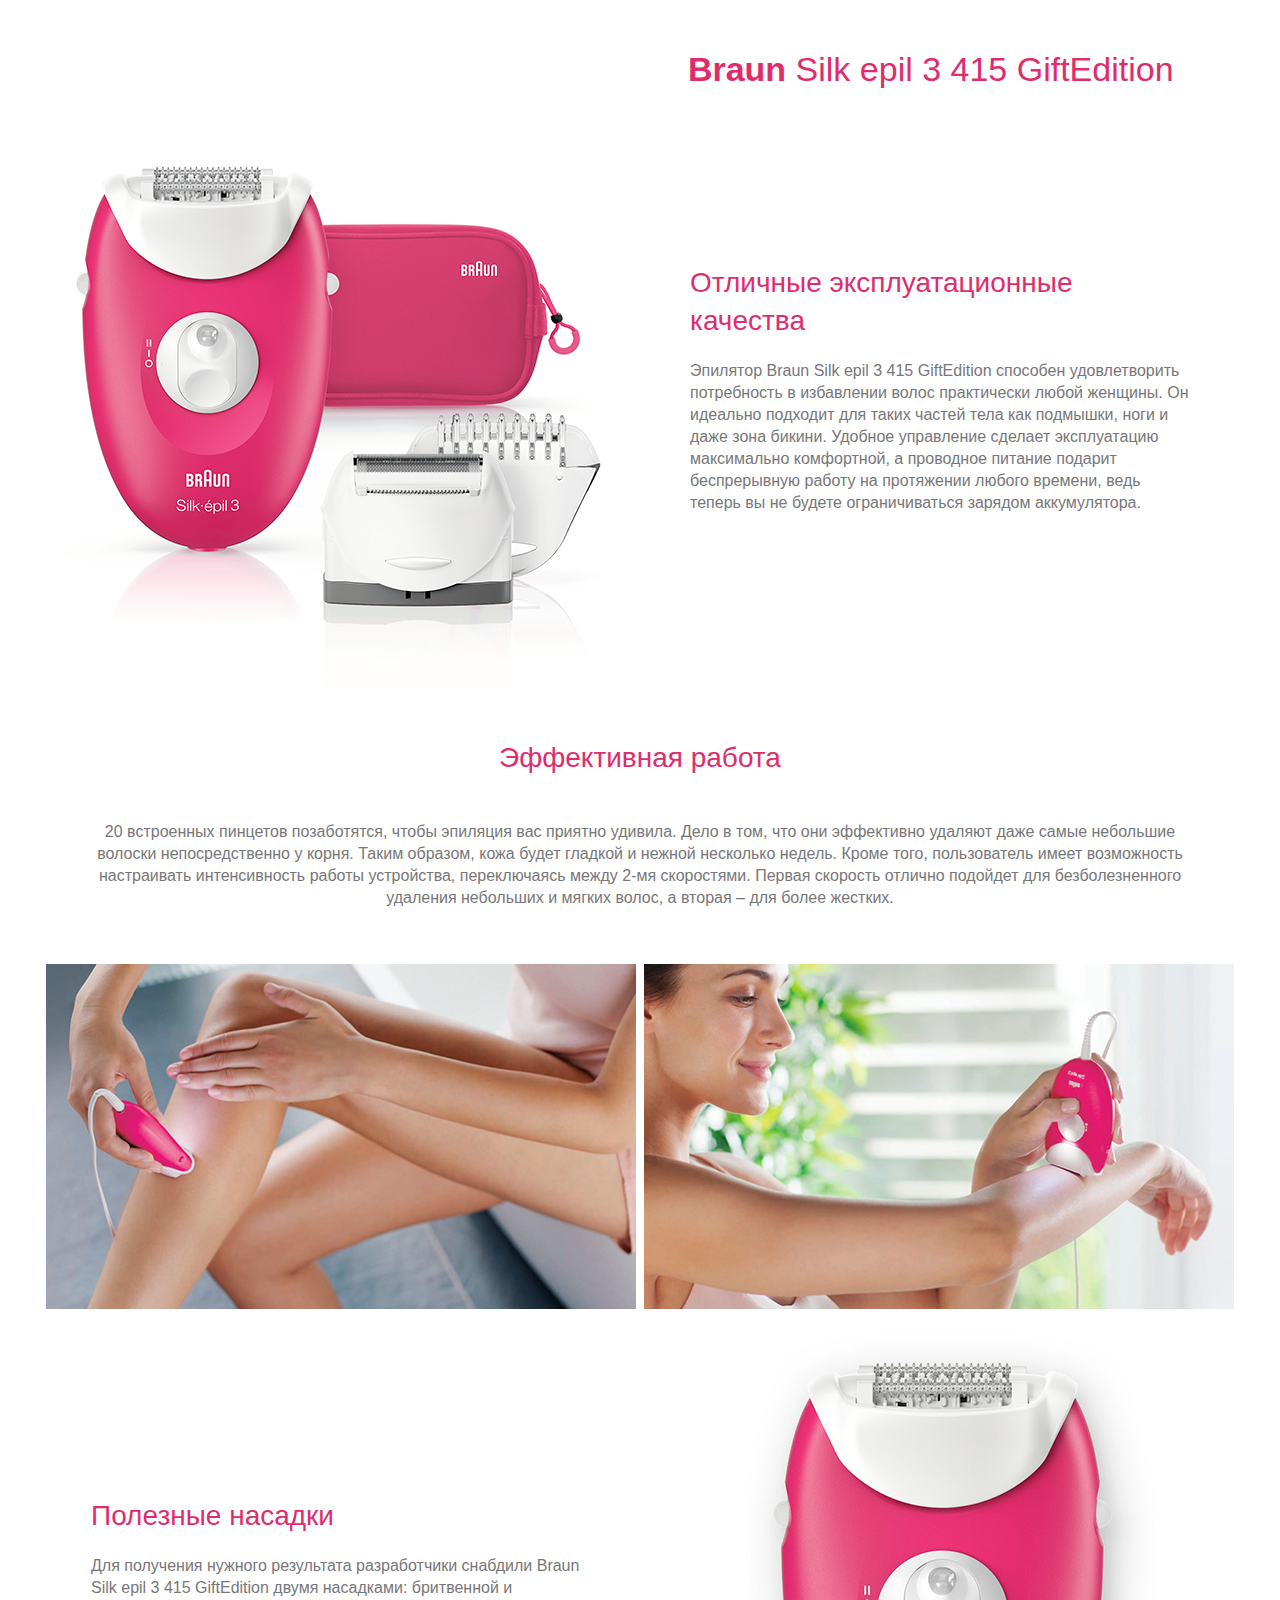
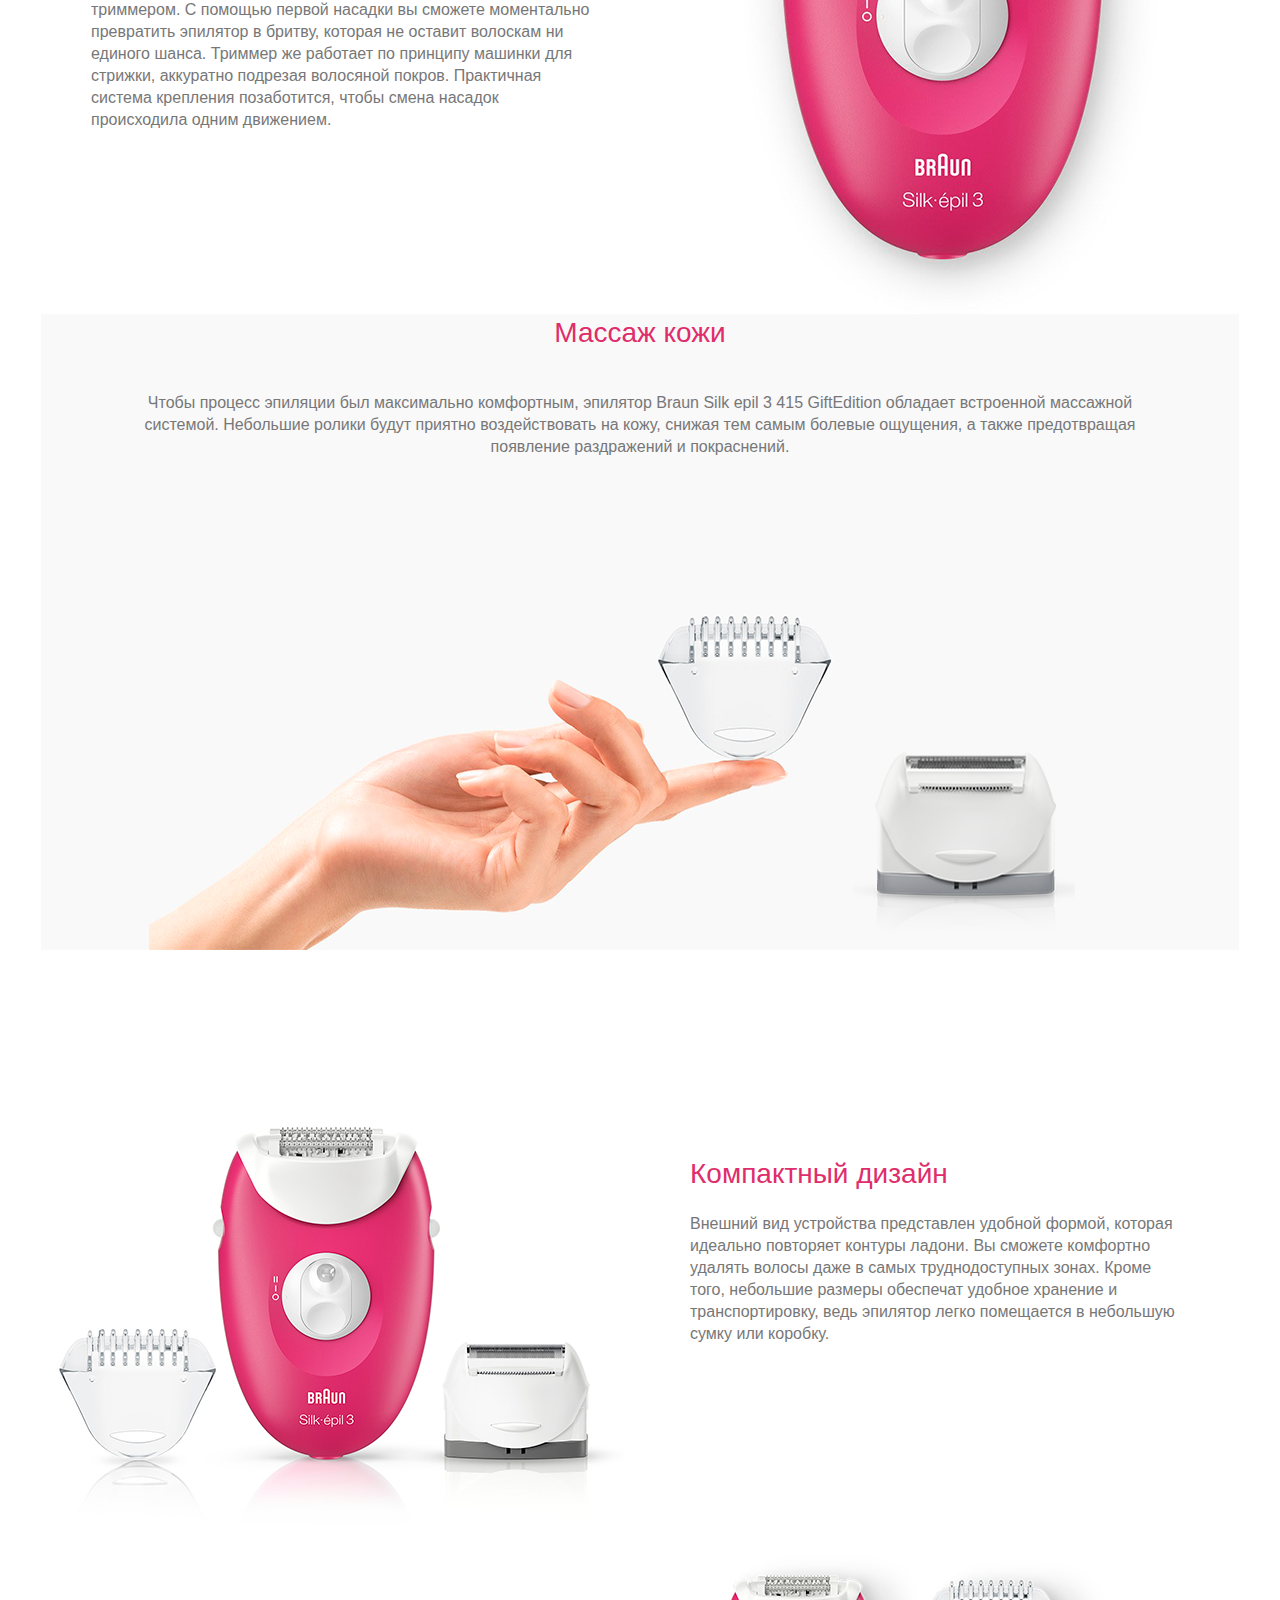
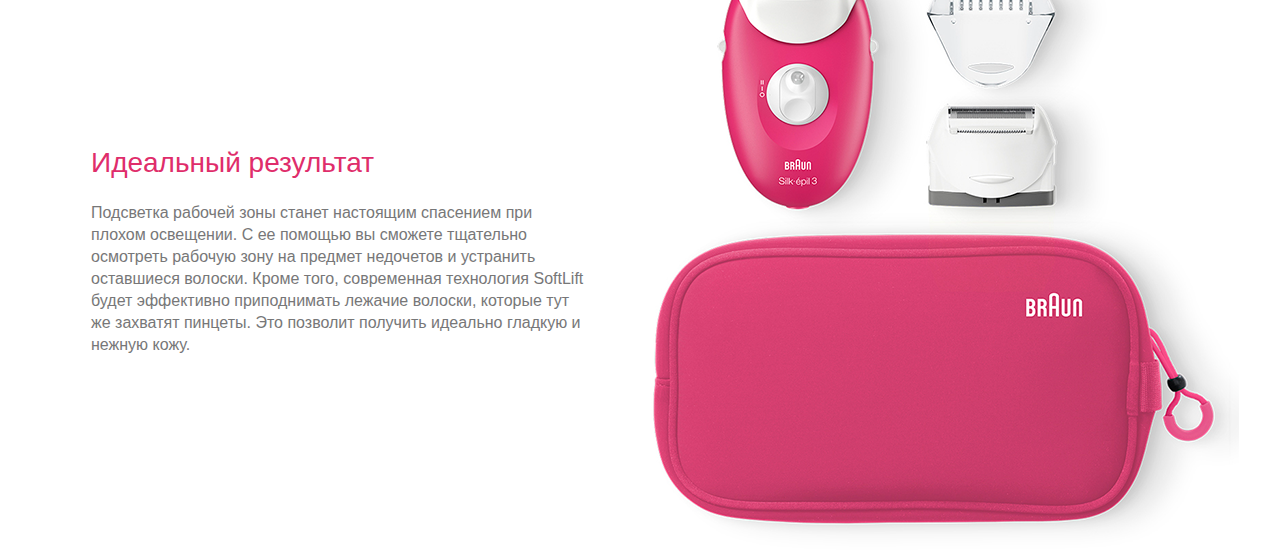
<file: index.html>
<!DOCTYPE html>
<html>
<head>
	<meta charset="utf-8">
	<meta name="viewport" content="width=device-width, initial-scale=1.0">
		<title>Braun Silk epil 3 415 GiftEdition</title>
	<link rel="stylesheet" href="styles/main.css">
</head>
<body class="flex">
<div class="l-container">
			<div class="l-section l-column">
			<div class="l-half"></div>
			<div class="l-half">
					<h3 class="l-main-title text-left bold-p">
						<span>Braun</span> Silk epil 3 415 GiftEdition</h3>
		   </div>
           </div>
			<div class="l-section l-section-reverse">
				<div class="l-half l-center">
					<img class="l-img l-img-witdh-fifty" src="./icons/1.png" alt="">
				</div>
				<div class="l-half">
					<div class="l-description">
						<h3 class="l-title text-left title-color-pink">Отличные эксплуатационные качества</h3>
						<p class="l-paragraph l-paragraph-left paragraph-color-gray">Эпилятор Braun Silk epil 3 415 GiftEdition способен удовлетворить потребность в избавлении волос практически любой женщины. Он идеально подходит для таких частей тела как подмышки, ноги и даже зона бикини. Удобное управление сделает эксплуатацию максимально комфортной, а проводное питание подарит беспрерывную работу на протяжении любого времени, ведь теперь вы не будете ограничиваться зарядом аккумулятора.</p>
					</div>
				</div>
			</div>
			
			<div class="l-section">
				<div class="l-description pad-c">
					<h3 class="l-title text-center title-color-pink">Эффективная работа</h3>
					<p class="l-paragraph text-center paragraph-color-gray">20 встроенных пинцетов позаботятся, чтобы эпиляция вас приятно удивила. Дело в том, что они эффективно удаляют даже самые небольшие волоски непосредственно у корня. Таким образом, кожа будет гладкой и нежной несколько недель. Кроме того, пользователь имеет возможность настраивать интенсивность работы устройства, переключаясь между 2-мя скоростями. Первая скорость отлично подойдет для безболезненного удаления небольших и мягких волос, а вторая – для более жестких.</p>
				</div>
			</div>
			<div class="l-section l-column">
				<div class="l-half l-center">
					<img class="l-img l-img-witdh-fifty" src="./icons/2.png" alt="">
				</div>
				<div class="l-half l-center">
					<img class="l-img l-img-witdh-fifty" src="./icons/3.png" alt="">
				</div>
			</div>
			
			<div class="l-section l-column">
				<div class="l-half">
					<div class="l-description">
						<h3 class="l-title text-left title-color-pink">Полезные насадки</h3>
						<p class="l-paragraph l-paragraph-left paragraph-color-gray">Для получения нужного результата разработчики снабдили Braun Silk epil 3 415 GiftEdition двумя насадками: бритвенной и триммером. С помощью первой насадки вы сможете моментально превратить эпилятор в бритву, которая не оставит волоскам ни единого шанса. Триммер же работает по принципу машинки для стрижки, аккуратно подрезая волосяной покров. Практичная система крепления позаботится, чтобы смена насадок происходила одним движением.</p>
					</div>
				</div>
				<div class="l-half l-center">
					<img class="l-img l-img-witdh-fifty" src="./icons/4.png" alt="">
				</div>
			</div>
			
			<div class="l-section color-background-second">
				<div class="l-description">
					<h3 class="l-title text-center title-color-pink">Массаж кожи</h3>
					<p class="l-paragraph text-center paragraph-color-gray">Чтобы процесс эпиляции был максимально комфортным, эпилятор Braun Silk epil 3 415 GiftEdition обладает встроенной массажной системой. Небольшие ролики будут приятно воздействовать на кожу, снижая тем самым болевые ощущения, а также предотвращая появление раздражений и покраснений.</p>
			</div>
			</div>
			<div class="l-section l-column l-center color-background-second">
					<img class="l-img l-img-witdh-fifty" src="./icons/5.png" alt="">
			</div>
			<div class="l-section l-section-reverse">
				<div class="l-half l-center">
					<img class="l-img l-img-witdh-fifty" src="./icons/6.png" alt="">
				</div>
				<div class="l-half">
					<div class="l-description">
						<h3 class="l-title text-left title-color-pink">Компактный дизайн</h3>
						<p class="l-paragraph l-paragraph-left paragraph-color-gray">Внешний вид устройства представлен удобной формой, которая идеально повторяет контуры ладони. Вы сможете комфортно удалять волосы даже в самых труднодоступных зонах. Кроме того, небольшие размеры обеспечат удобное хранение и транспортировку, ведь эпилятор легко помещается в небольшую сумку или коробку.</p>
					</div>
				</div>
			</div>
			<div class="l-section l-column">
				<div class="l-half">
					<div class="l-description">
						<h3 class="l-title text-left title-color-pink">Идеальный результат</h3>
						<p class="l-paragraph l-paragraph-left paragraph-color-gray">Подсветка рабочей зоны станет настоящим спасением при плохом освещении. С ее помощью вы сможете тщательно осмотреть рабочую зону на предмет недочетов и устранить оставшиеся волоски. Кроме того, современная технология SoftLift будет эффективно приподнимать лежачие волоски, которые тут же захватят пинцеты. Это позволит получить идеально гладкую и нежную кожу.</p>
					</div>
				</div>
				<div class="l-half l-center">
					<img class="l-img l-img-witdh-fifty" src="./icons/7.png" alt="">
				</div>
			</div>
</div>
</body>
</html>
</file>
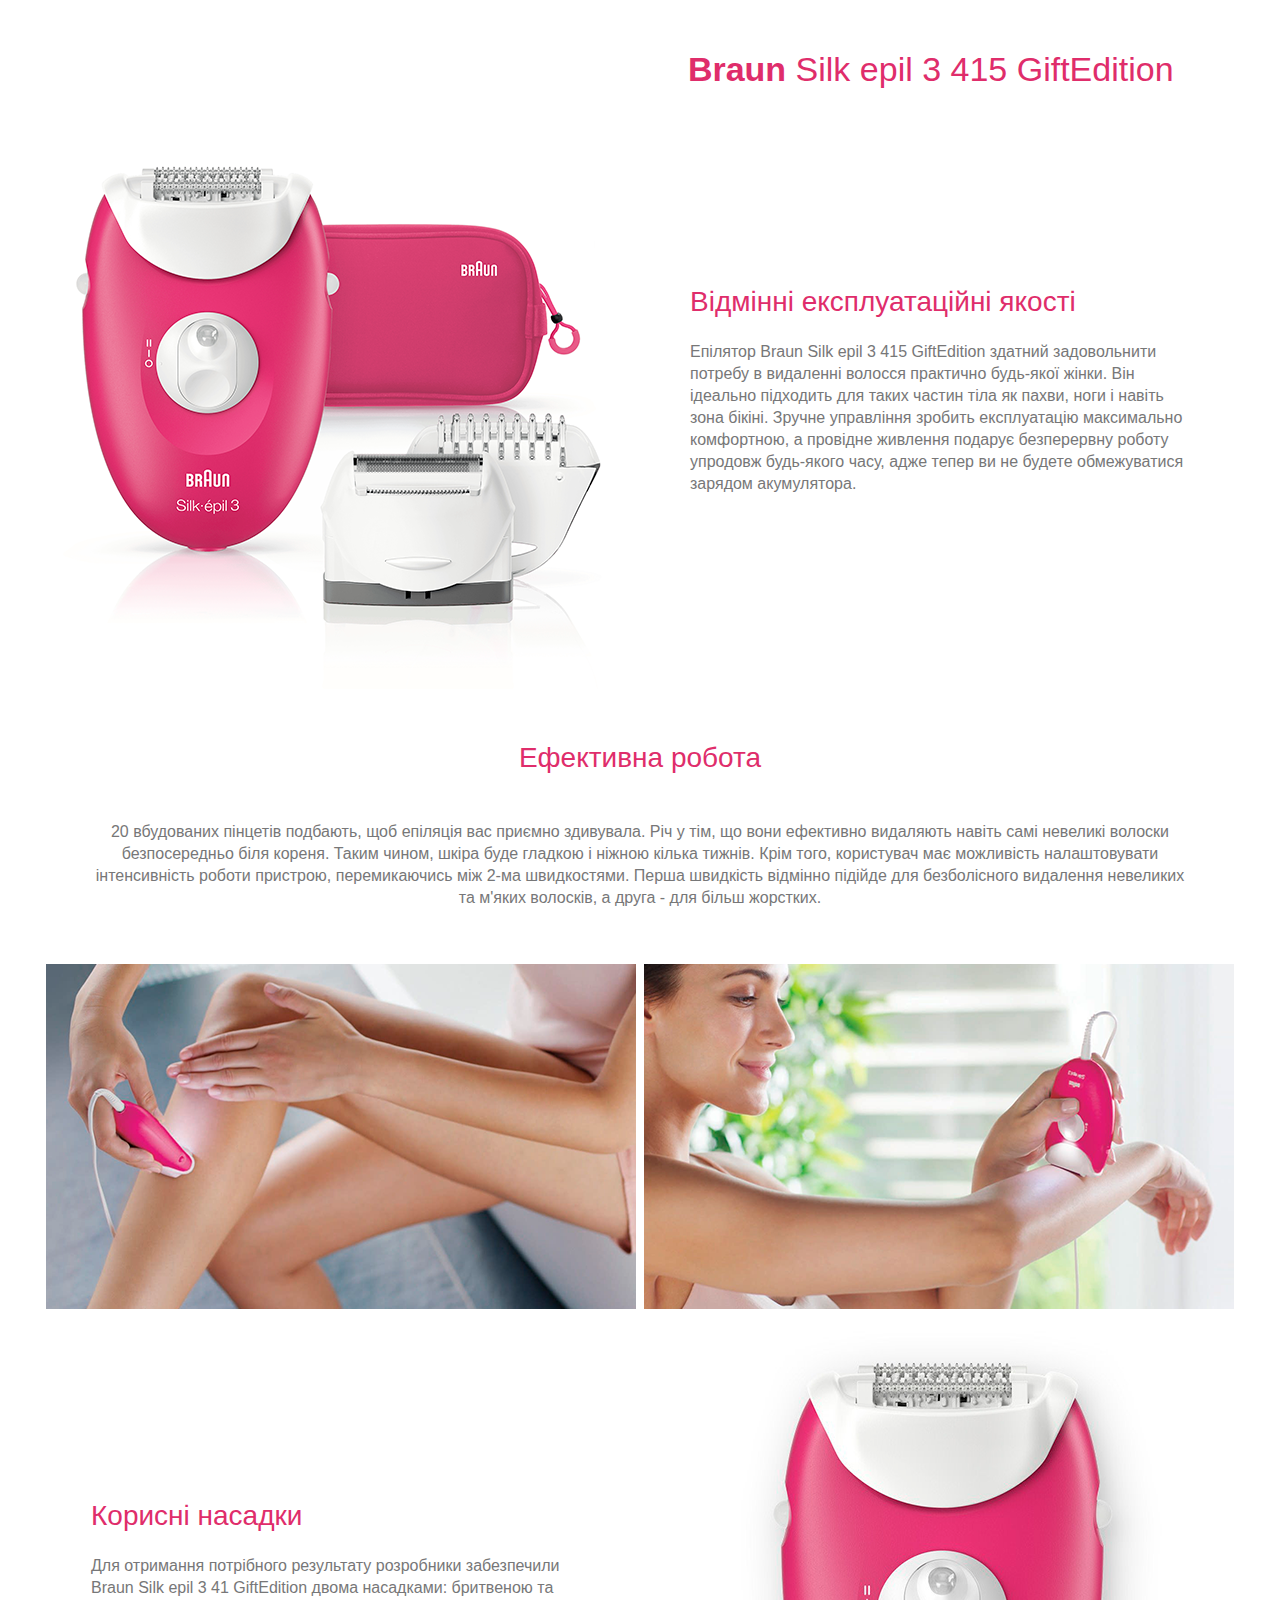
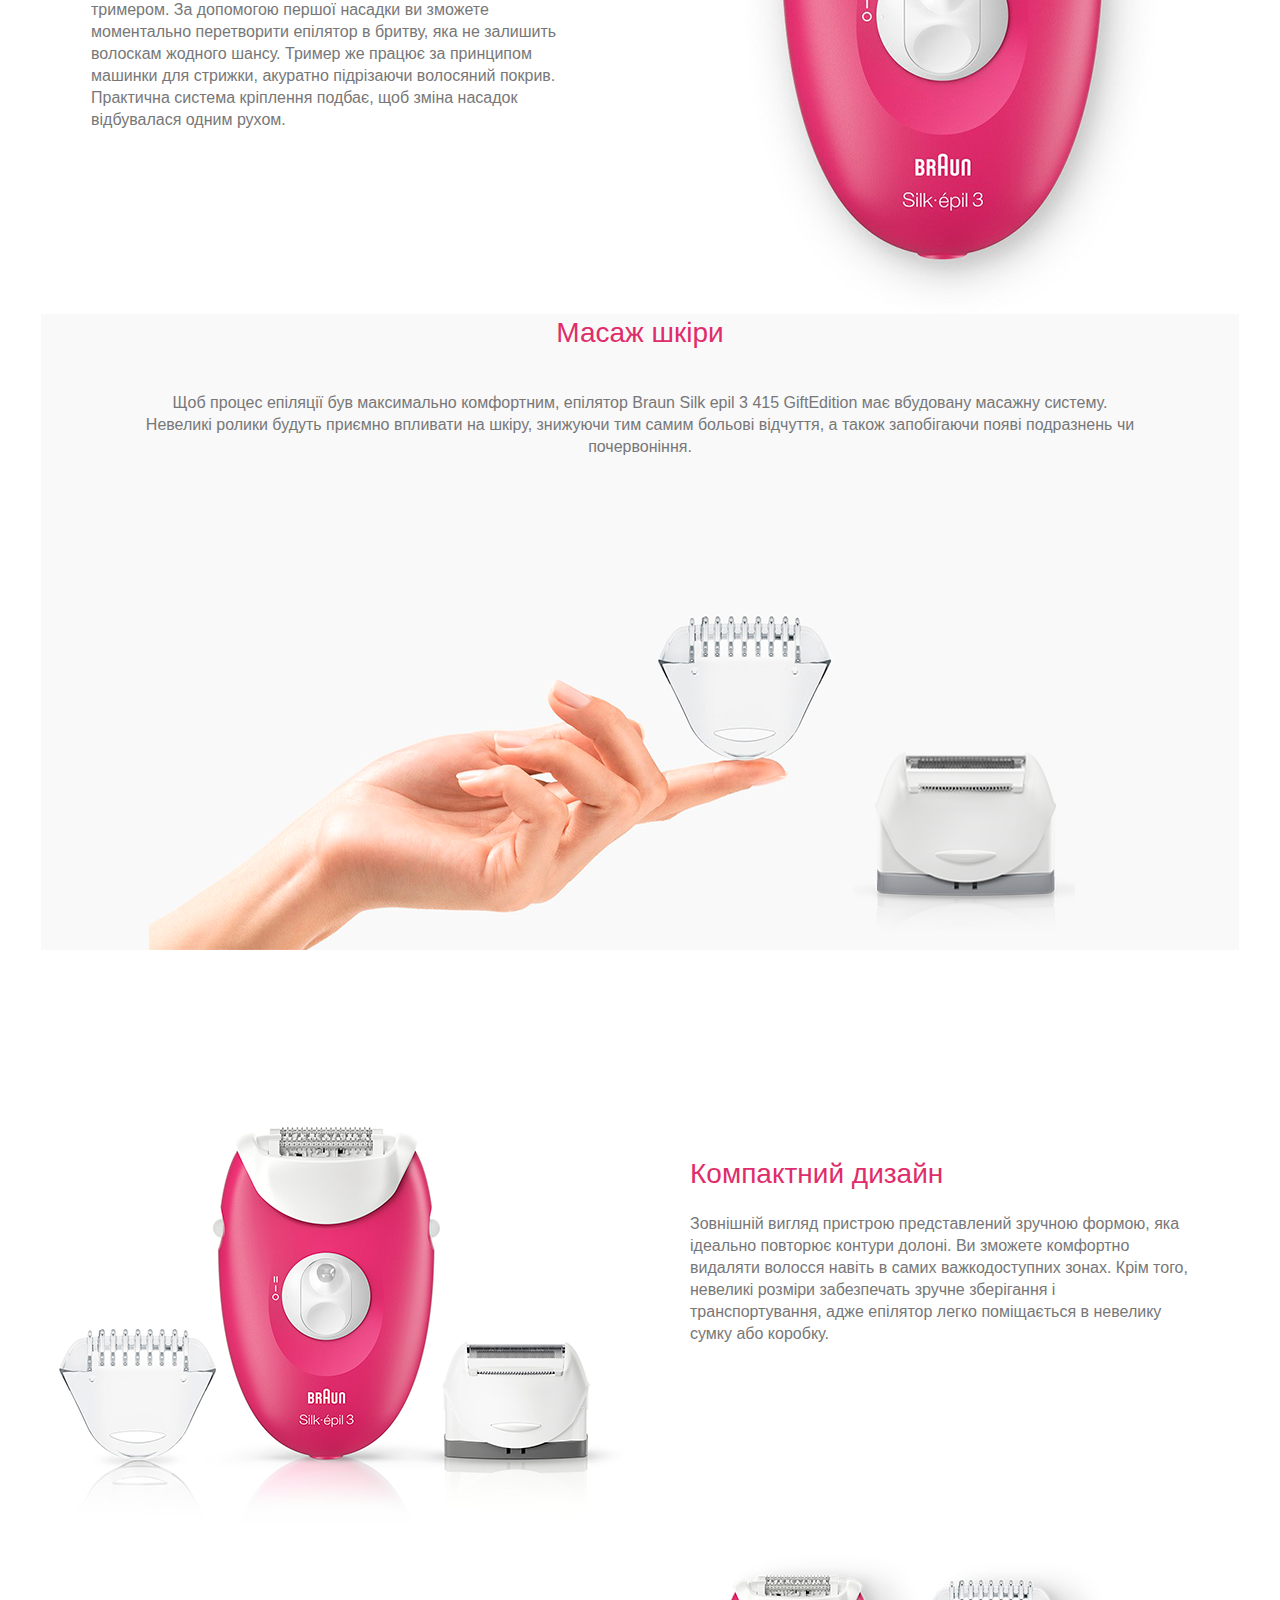
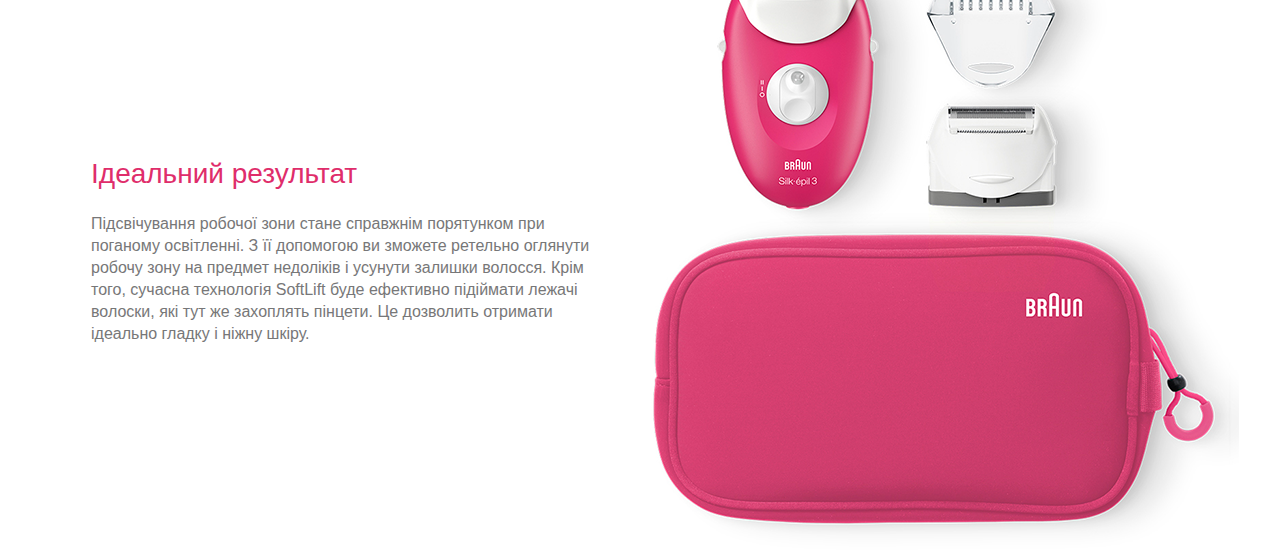
<file: indexUA.html>
<!DOCTYPE html>
<html>
<head>
	<meta charset="utf-8">
	<meta name="viewport" content="width=device-width, initial-scale=1.0">
		<title>Braun Silk epil 3 415 GiftEdition</title>
	<link rel="stylesheet" href="styles/main.css">
</head>
<body class="flex">
<div class="l-container">
			<div class="l-section l-column">
			<div class="l-half"></div>
			<div class="l-half">
					<h3 class="l-main-title text-left bold-p">
						<span>Braun</span> Silk epil 3 415 GiftEdition</h3>
		   </div>
           </div>
			<div class="l-section l-section-reverse">
				<div class="l-half l-center">
					<img class="l-img l-img-witdh-fifty" src="./icons/1.png" alt="">
				</div>
				<div class="l-half">
					<div class="l-description">
						<h3 class="l-title text-left title-color-pink">Відмінні експлуатаційні якості</h3>
						<p class="l-paragraph l-paragraph-left paragraph-color-gray">Епілятор Braun Silk epil 3 415 GiftEdition здатний задовольнити потребу в видаленні волосся практично будь-якої жінки. Він ідеально підходить для таких частин тіла як пахви, ноги і навіть зона бікіні. Зручне управління зробить експлуатацію максимально комфортною, а провідне живлення подарує безперервну роботу упродовж будь-якого часу, адже тепер ви не будете обмежуватися зарядом акумулятора.</p>
					</div>
				</div>
			</div>
			
			<div class="l-section">
				<div class="l-description pad-c">
					<h3 class="l-title text-center title-color-pink">Ефективна робота</h3>
					<p class="l-paragraph text-center paragraph-color-gray">20 вбудованих пінцетів подбають, щоб епіляція вас приємно здивувала. Річ у тім, що вони ефективно видаляють навіть самі невеликі волоски безпосередньо біля кореня. Таким чином, шкіра буде гладкою і ніжною кілька тижнів. Крім того, користувач має можливість налаштовувати інтенсивність роботи пристрою, перемикаючись між 2-ма швидкостями. Перша швидкість відмінно підійде для безболісного видалення невеликих та м&#39;яких волосків, а друга - для більш жорстких.</p>
				</div>
			</div>
			<div class="l-section l-column">
				<div class="l-half l-center">
					<img class="l-img l-img-witdh-fifty" src="./icons/2.png" alt="">
				</div>
				<div class="l-half l-center">
					<img class="l-img l-img-witdh-fifty" src="./icons/3.png" alt="">
				</div>
			</div>
			
			<div class="l-section l-column">
				<div class="l-half">
					<div class="l-description">
						<h3 class="l-title text-left title-color-pink">Корисні насадки</h3>
						<p class="l-paragraph l-paragraph-left paragraph-color-gray">Для отримання потрібного результату розробники забезпечили Braun Silk epil 3 41 GiftEdition двома насадками: бритвеною та тримером. За допомогою першої насадки ви зможете моментально перетворити епілятор в бритву, яка не залишить волоскам жодного шансу. Тример же працює за принципом машинки для стрижки, акуратно підрізаючи волосяний покрив. Практична система кріплення подбає, щоб зміна насадок відбувалася одним рухом.</p>
					</div>
				</div>
				<div class="l-half l-center">
					<img class="l-img l-img-witdh-fifty" src="./icons/4.png" alt="">
				</div>
			</div>
			
			<div class="l-section color-background-second">
				<div class="l-description">
					<h3 class="l-title text-center title-color-pink">Масаж шкіри</h3>
					<p class="l-paragraph text-center paragraph-color-gray">Щоб процес епіляції був максимально комфортним, епілятор Braun Silk epil 3 415 GiftEdition має вбудовану масажну систему. Невеликі ролики будуть приємно впливати на шкіру, знижуючи тим самим больові відчуття, а також запобігаючи появі подразнень чи почервоніння.</p>
			</div>
			</div>
			<div class="l-section l-column l-center color-background-second">
					<img class="l-img l-img-witdh-fifty" src="./icons/5.png" alt="">
			</div>
			<div class="l-section l-section-reverse">
				<div class="l-half l-center">
					<img class="l-img l-img-witdh-fifty" src="./icons/6.png" alt="">
				</div>
				<div class="l-half">
					<div class="l-description">
						<h3 class="l-title text-left title-color-pink">Компактний дизайн</h3>
						<p class="l-paragraph l-paragraph-left paragraph-color-gray">Зовнішній вигляд пристрою представлений зручною формою, яка ідеально повторює контури долоні. Ви зможете комфортно видаляти волосся навіть в самих важкодоступних зонах. Крім того, невеликі розміри забезпечать зручне зберігання і транспортування, адже епілятор легко поміщається в невелику сумку або коробку.</p>
					</div>
				</div>
			</div>
			<div class="l-section l-column">
				<div class="l-half">
					<div class="l-description">
						<h3 class="l-title text-left title-color-pink">Ідеальний результат</h3>
						<p class="l-paragraph l-paragraph-left paragraph-color-gray">Підсвічування робочої зони стане справжнім порятунком при поганому освітленні. З її допомогою ви зможете ретельно оглянути робочу зону на предмет недоліків і усунути залишки волосся. Крім того, сучасна технологія SoftLift буде ефективно підіймати лежачі волоски, які тут же захоплять пінцети. Це дозволить отримати ідеально гладку і ніжну шкіру.</p>
					</div>
				</div>
				<div class="l-half l-center">
					<img class="l-img l-img-witdh-fifty" src="./icons/7.png" alt="">
				</div>
			</div>
</div>
</body>
</html>
</file>
<file: styles/main.css>
body {
  font-family: Arial, Helvetica, sans-serif;
  margin: 0;
}

.tab .content.description-content {
  padding-right: 0px !important;
}

.tab .content {
  padding: 0px !important;
}

.l-container {
  max-width: 1198px;
  background-color: #fff;
  overflow: hidden;
}

.l-section {
  width: 100%;
  display: flex;
}
@media screen and (max-width: 768px) {
  .l-section {
    max-height: none;
    height: auto;
  }
}

.l-color-background-one {
  background-color: #020002;
}

.l-color-background-two {
  background-color: #000;
}

.l-color-background-three {
  background-color: #ffc4c0;
}

.l-color-background-four {
  background-color: #020202;
}

.l-color-background-five {
  background-color: #ebebeb;
}

.l-color-background-six {
  background: linear-gradient(180deg, #f1fbfd 25%, white 44%);
}

.l-color-background-seven {
  background-color: #f1fbfd;
}

.l-color-background-eight {
  background-color: #dde8fb;
}

.l-color-background-ten {
  background-color: #523a1e;
}

.main-color-custom {
  color: #ffdd11;
}

.l-half {
  width: 50%;
}
@media screen and (max-width: 768px) {
  .l-half {
    width: 100%;
    height: 50%;
  }
}

.logo-title-wrapper {
  display: flex;
  align-items: center;
  padding-top: 8.35%;
  padding-left: 8.35%;
}
@media screen and (max-width: 768px) {
  .logo-title-wrapper {
    justify-content: center;
    padding-left: 8.35%;
    padding-right: 8.35%;
  }
}
@media screen and (max-width: 480px) {
  .logo-title-wrapper {
    flex-direction: column;
  }
}

.l-logo {
  margin-right: 30px;
}

.l-main-title {
  font-size: 34px !important;
  font-weight: bold;
  padding: 0;
  margin: 0;
  flex: 1;
}
@media screen and (max-width: 768px) {
  .l-main-title {
    text-align: center;
    padding-bottom: 2.61%;
    padding-top: 2.61%;
    flex: 1;
  }
}
@media screen and (max-width: 480px) {
  .l-main-title {
    flex: 0;
    font-size: 28px !important;
  }
}

.l-main-title-color {
  color: #fff !important;
}

.l-description {
  box-sizing: border-box;
  display: flex;
  align-items: center;
  justify-content: center;
  flex-direction: column;
  padding: 0 8.35%;
  height: 100%;
}
@media screen and (max-width: 768px) {
  .l-description {
    text-align: center;
  }
}

.ul-center {
  text-align: left;
  list-style: disc;
  color: #000;
  padding: 0;
  padding-left: 17px;
  font-size: 16px !important;
}
@media screen and (max-width: 768px) {
  .ul-center {
    list-style: none;
    text-align: center;
    font-size: 14px !important;
  }
}

.li-margin {
  margin-bottom: 4px;
}
.li-margin:last-child {
  margin-bottom: 0;
}

.l-description-color {
  color: #fff;
}

.l-description-intro {
  height: 75%;
}

.l-title {
  font-size: 28px !important;
  padding: 0 !important;
  margin: 0;
  margin-bottom: 4.01% !important;
  font-weight: normal;
  line-height: 38px;
  color: #000 !important;
  width: 100%;
  text-align: start;
}
@media screen and (max-width: 768px) {
  .l-title {
    margin-top: 20px !important;
    text-align: center;
  }
}
@media screen and (max-width: 480px) {
  .l-title {
    font-size: 24px !important;
  }
}

.l-title-h4 {
  font-size: 22px !important;
}

.l-title-color {
  color: #fff !important;
}

.l-title-gradient {
  text-transform: uppercase;
  background: linear-gradient(-225deg, #da0f23 20%, #56439d 41%, #2656ca 143%, #2656ca);
  background: linear-gradient(-250deg, #da0f23 37%, #56439d 75%, #eabafd 245%, #2656ca);
  -webkit-background-clip: text;
          background-clip: text;
  -webkit-text-fill-color: transparent;
}

.l-paragraph {
  font-size: 16px;
  line-height: 22px;
  padding: 0;
  margin: 0;
  color: #000 !important;
}
@media screen and (max-width: 768px) {
  .l-paragraph {
    margin-bottom: 30px;
  }
}
@media screen and (max-width: 480px) {
  .l-paragraph {
    font-size: 14px;
  }
}

.l-paragraph-color {
  color: #fff !important;
}

.l-img {
  max-width: 100%;
  object-fit: cover;
}

.l-img-padding {
  box-sizing: border-box;
  padding-bottom: 30px;
  padding-top: 30px;
}
@media screen and (max-width: 768px) {
  .l-img-padding {
    padding-top: 0;
  }
}

.l-img-padding2 {
  box-sizing: border-box;
  padding-bottom: 30px;
  padding-top: 30px;
}

.l-img-pb {
  box-sizing: border-box;
  padding-bottom: 30px;
}

.l-img-pt {
  box-sizing: border-box;
  padding-top: 30px;
}
@media screen and (max-width: 768px) {
  .l-img-pt {
    padding-top: 0;
  }
}

@media screen and (max-width: 768px) {
  .l-img-witdh-fifty {
    width: 55%;
  }
}

@media screen and (max-width: 768px) {
  .l-img-witdh-fifty2 {
    width: 80%;
  }
}

@media screen and (max-width: 768px) {
  .l-img-witdh-ohf {
    max-width: none;
    width: 130%;
  }
}

@media screen and (max-width: 768px) {
  .l-img-custom {
    margin-right: -22.1%;
  }
}
@media screen and (max-width: 480px) {
  .l-img-custom {
    margin-right: 0;
  }
}

.l-img-witdh {
  width: 50%;
}

.l-img-wrapper {
  display: flex;
  flex-wrap: wrap;
  margin-bottom: 8.35%;
}

.l-center {
  display: flex;
  align-items: center;
  justify-content: center;
}
@media screen and (max-width: 768px) {
  .l-center img {
    height: auto;
  }
}

.text-center {
  text-align: center;
}

.l-title-center {
  text-align: center;
  margin-top: 2.01% !important;
  margin-bottom: 2.01% !important;
}

.l-paragraph-center {
  text-align: center;
  padding: 0 8.35%;
  margin-bottom: 2.01%;
}

.l-flex {
  display: flex;
  flex-direction: column;
}

.l-relative {
  position: relative;
}

@media screen and (max-width: 768px) {
  .l-section-reverse {
    flex-direction: column-reverse;
  }
}

@media screen and (max-width: 768px) {
  .l-column {
    display: flex;
    flex-direction: column;
  }
}

.flex {
  display: flex;
  justify-content: center;
  background-color: #fff;
}

.color-background-second {
  background-color: #F9F9F9;
}

.l-main-title > span {
  font-weight: bold;
}

.bold-p {
  color: #DF2D6B;
  font-weight: normal;
  padding-top: 50px;
  padding-left: 8%;
}
@media screen and (max-width: 768px) {
  .bold-p {
    padding-left: 0px;
  }
}
@media screen and (max-width: 480px) {
  .bold-p {
    padding-left: 0px;
    margin-left: auto;
    margin-right: auto;
  }
}

.pad-c {
  padding-top: 50px;
  padding-bottom: 50px;
  padding-right: 4%;
  padding-left: 4%;
}
@media screen and (max-width: 768px) {
  .pad-c {
    padding-top: 0px;
    padding-bottom: 0px;
  }
}
@media screen and (max-width: 480px) {
  .pad-c {
    padding-top: 0px;
    padding-bottom: 0px;
  }
}

.title-color-pink {
  color: #DF2D6B !important;
}

.paragraph-color-gray {
  color: #777778 !important;
}
</file>
